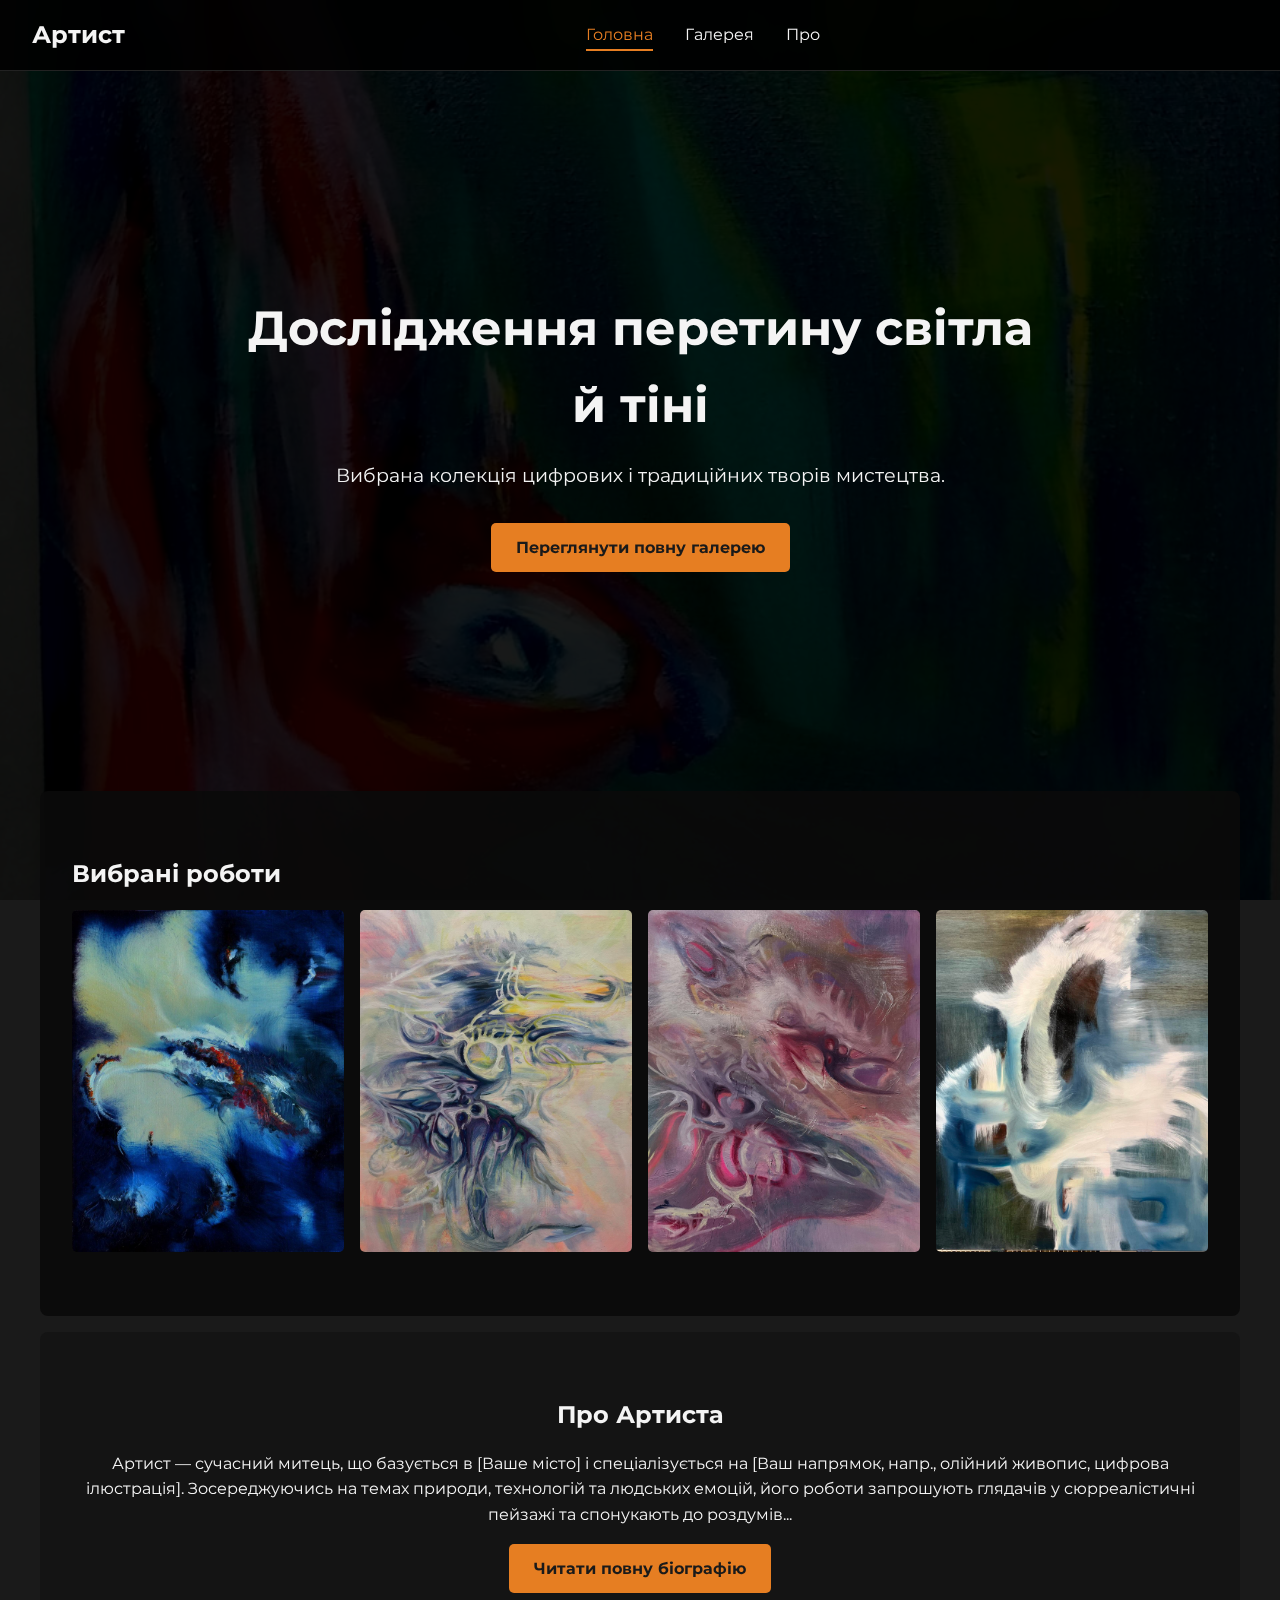
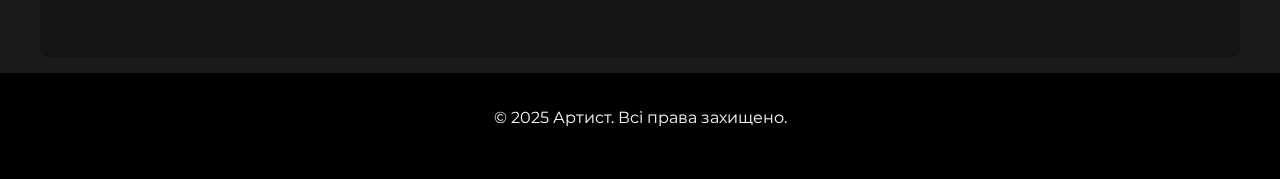
<file: index.html>
<!DOCTYPE html>
<html lang="uk">
<head>
    <meta charset="UTF-8">
    <meta name="viewport" content="width=device-width, initial-scale=1.0">
    <title>Артист - Oфіційне портфоліo</title>
    <link rel="stylesheet" href="css/style.css">
    <link href="https://fonts.googleapis.com/css2?family=Montserrat:wght@300;400;700&display=swap" rel="stylesheet">
</head>
<body>

    <header>
        <nav class="navbar">
            <a href="index.html" class="nav-logo">Артист</a>
            <ul class="nav-menu">
                <li class="nav-item"><a href="index.html" class="nav-link active">Головна</a></li>
                <li class="nav-item"><a href="gallery.html" class="nav-link">Галерея</a></li>
                <li class="nav-item"><a href="about.html" class="nav-link">Про</a></li>
            </ul>
            <div class="hamburger">
                <span class="bar"></span>
                <span class="bar"></span>
                <span class="bar"></span>
            </div>
        </nav>
    </header>

    <main>
        <!-- Hero Section -->
        <section class="hero">
            <div class="hero-text">
                <h1>Дослідження перетину світла й тіні</h1>
                <p>Вибрана колекція цифрових і традиційних творів мистецтва.</p>
                <a href="gallery.html" class="btn">Переглянути повну галерею</a>
            </div>
        </section>

        <!-- Featured Works Section -->
        <section class="content-section">
            <h2>Вибрані роботи</h2>
            <div class="featured-gallery">
                <!-- Replace with your 4 best images -->
                <a href="images/1.jpg" class="gallery-item"><img src="images/1.jpg" alt="Artwork 1"></a>
                <a href="images/6.jpg" class="gallery-item"><img src="images/6.jpg" alt="Artwork 2"></a>
                <a href="images/7.jpg" class="gallery-item"><img src="images/7.jpg" alt="Artwork 3"></a>
                <a href="images/9.jpg" class="gallery-item"><img src="images/9.jpg" alt="Artwork 4"></a>
            </div>
        </section>

        <!-- Bio Teaser Section -->
        <section class="content-section bg-light">
             <div class="bio-teaser">
                <div class="bio-text">
                    <h2>Про Артиста</h2>
                    <p>
                        Артист — сучасний митець, що базується в [Ваше місто] і спеціалізується на [Ваш напрямок, напр., олійний живопис, цифрова ілюстрація]. 
                        Зосереджуючись на темах природи, технологій та людських емоцій, його роботи запрошують глядачів у сюрреалістичні пейзажі та спонукають до роздумів...
                    </p>
                    <a href="about.html" class="btn">Читати повну біографію</a>
                </div>
            </div>
        </section>
    </main>

    <footer>
        <p>&copy; 2025 Артист. Всі права захищено.</p>
    </footer>
    
    <!-- Image Lightbox/Modal -->
    <div id="lightbox" class="lightbox">
        <span class="close-lightbox">&times;</span>
        <img class="lightbox-content" id="lightbox-img">
        <span class="prev-btn">&lt;</span>
        <span class="next-btn">&gt;</span>
    </div>

    <script src="js/script.js"></script>
</body>
</html>
</file>
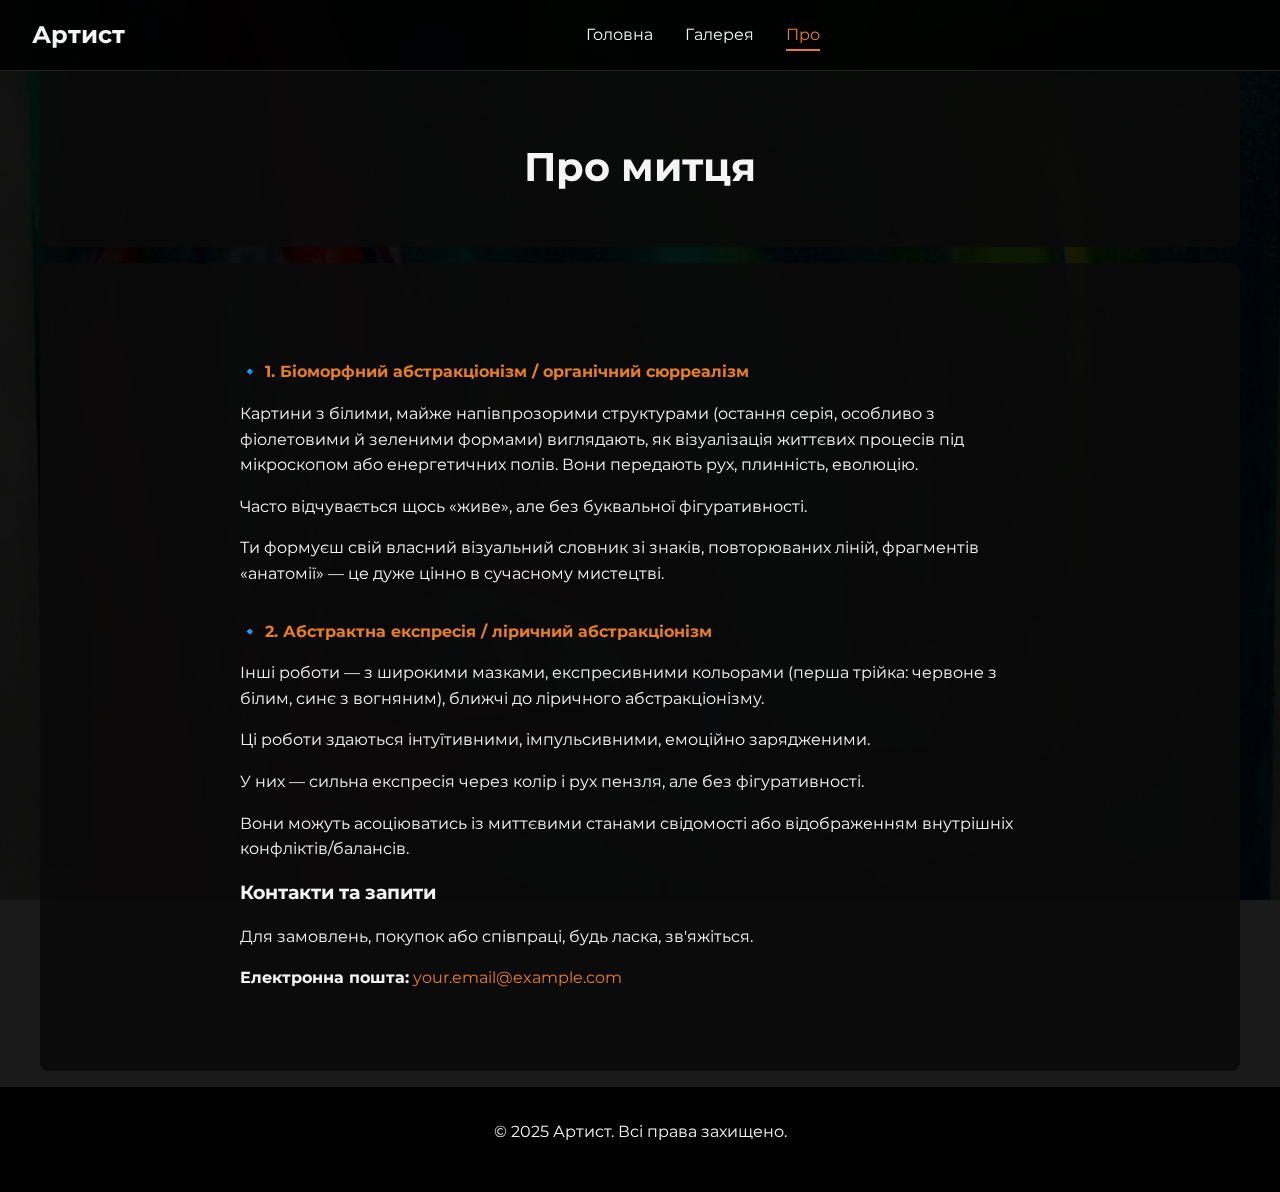
<file: about.html>
<!DOCTYPE html>
<html lang="uk">
<head>
    <meta charset="UTF-8">
    <meta name="viewport" content="width=device-width, initial-scale=1.0">
    <title>Про - Артист</title>
    <link rel="stylesheet" href="css/style.css">
    <link href="https://fonts.googleapis.com/css2?family=Montserrat:wght@300;400;700&display=swap" rel="stylesheet">
</head>
<body>

    <header>
        <nav class="navbar">
            <a href="index.html" class="nav-logo">Артист</a>
            <ul class="nav-menu">
                <li class="nav-item"><a href="index.html" class="nav-link">Головна</a></li>
                <li class="nav-item"><a href="gallery.html" class="nav-link">Галерея</a></li>
                <li class="nav-item"><a href="about.html" class="nav-link active">Про</a></li>
            </ul>
            <div class="hamburger">
                <span class="bar"></span>
                <span class="bar"></span>
                <span class="bar"></span>
            </div>
        </nav>
    </header>

    <main>
        <section class="content-section page-header">
            <h1>Про митця</h1>
        </section>

        <section class="content-section">
            <div class="about-content">
                <div class="about-text">
                    <h4>🔹 1. Біоморфний абстракціонізм / органічний сюрреалізм</h4>
                    <p>Картини з білими, майже напівпрозорими структурами (остання серія, особливо з фіолетовими й зеленими формами) виглядають, як візуалізація життєвих процесів під мікроскопом або енергетичних полів. Вони передають рух, плинність, еволюцію.</p>
                    <p>Часто відчувається щось «живе», але без буквальної фігуративності.</p>
                    <p>Ти формуєш свій власний візуальний словник зі знаків, повторюваних ліній, фрагментів «анатомії» — це дуже цінно в сучасному мистецтві.</p>

                    <h4>🔹 2. Абстрактна експресія / ліричний абстракціонізм</h4>
                    <p>Інші роботи — з широкими мазками, експресивними кольорами (перша трійка: червоне з білим, синє з вогняним), ближчі до ліричного абстракціонізму.</p>
                    <p>Ці роботи здаються інтуїтивними, імпульсивними, емоційно зарядженими.</p>
                    <p>У них — сильна експресія через колір і рух пензля, але без фігуративності.</p>
                    <p>Вони можуть асоціюватись із миттєвими станами свідомості або відображенням внутрішніх конфліктів/балансів.</p>
                    <!-- END: NEWLY ADDED CONTENT -->

                    <h3>Контакти та запити</h3>
                    <p>Для замовлень, покупок або співпраці, будь ласка, зв'яжіться.</p>
                    <p><strong>Електронна пошта:</strong> <a href="mailto:your.email@example.com">your.email@example.com</a></p>
                </div>
            </div>
        </section>
    </main>
    <footer>
        <p>&copy; 2025 Артист. Всі права захищено.</p>
    </footer>
    
    <script src="js/script.js"></script>
</body>
</html>
</file>
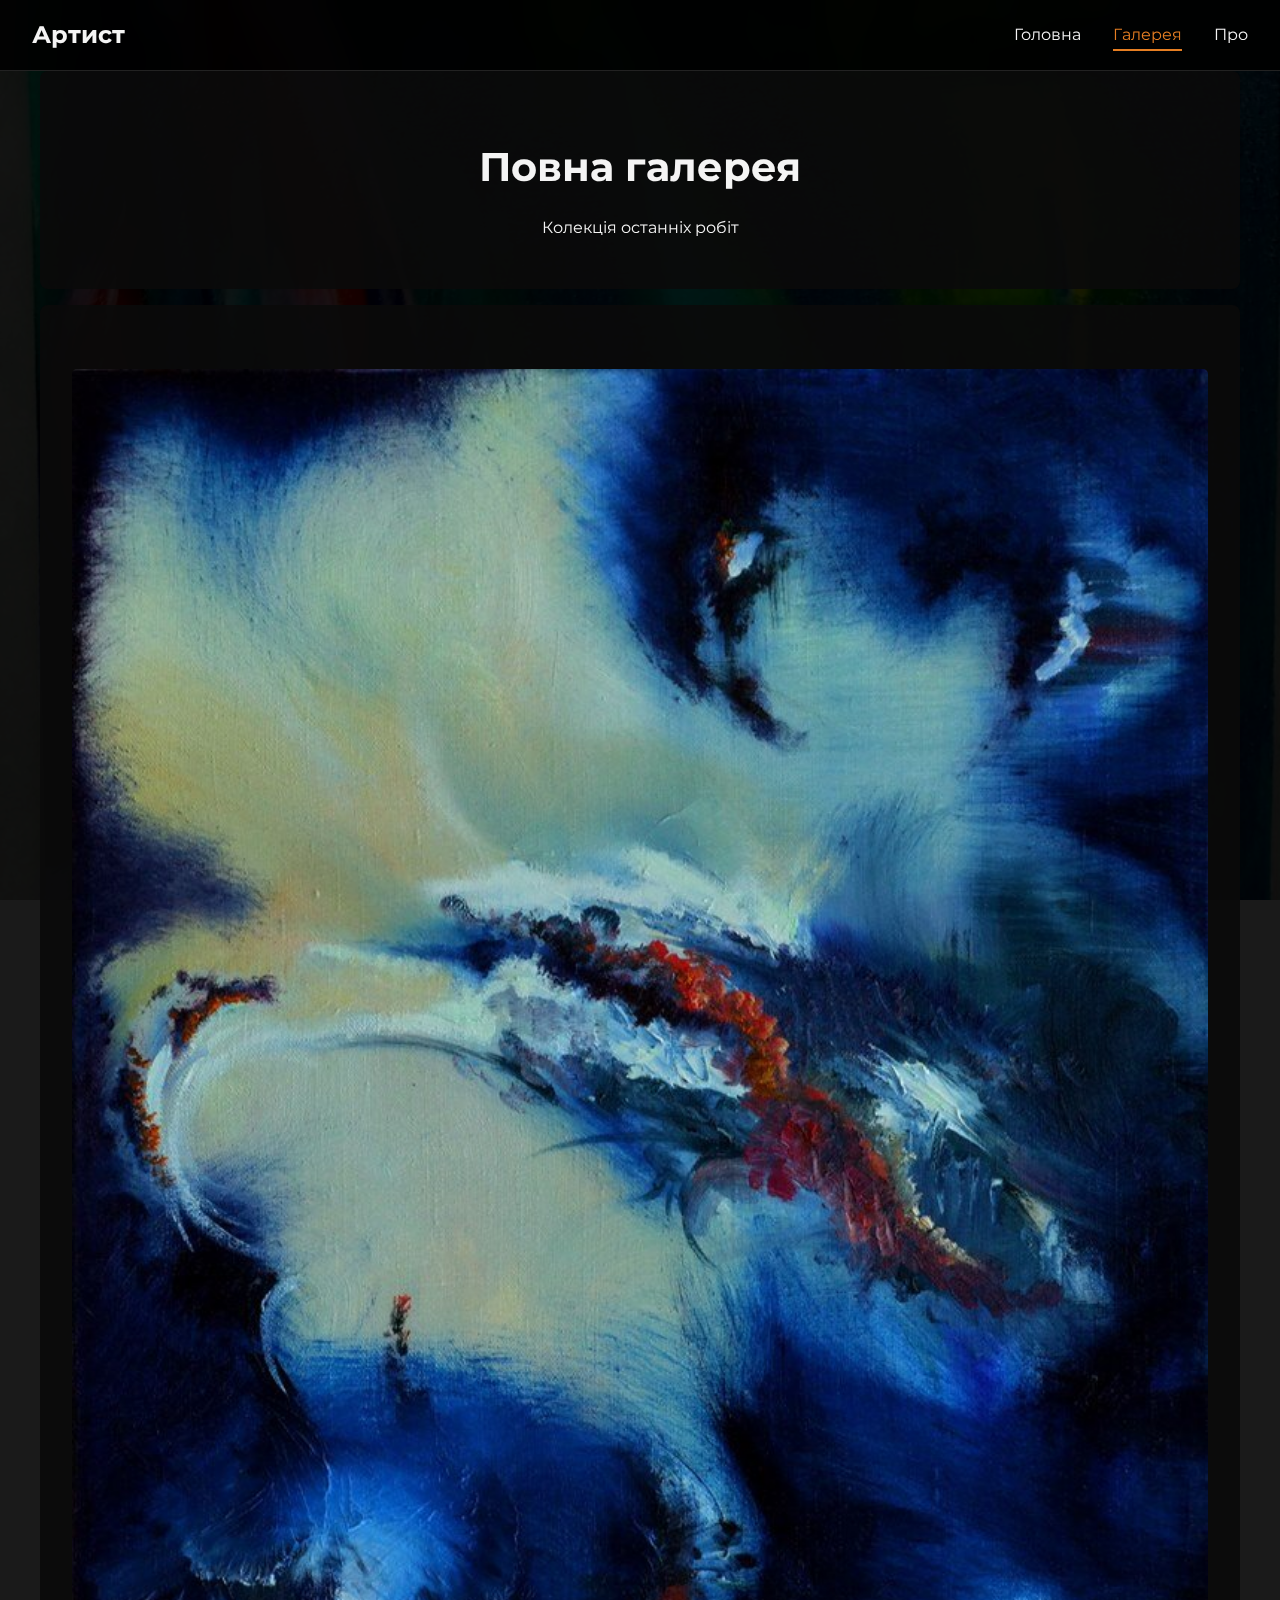
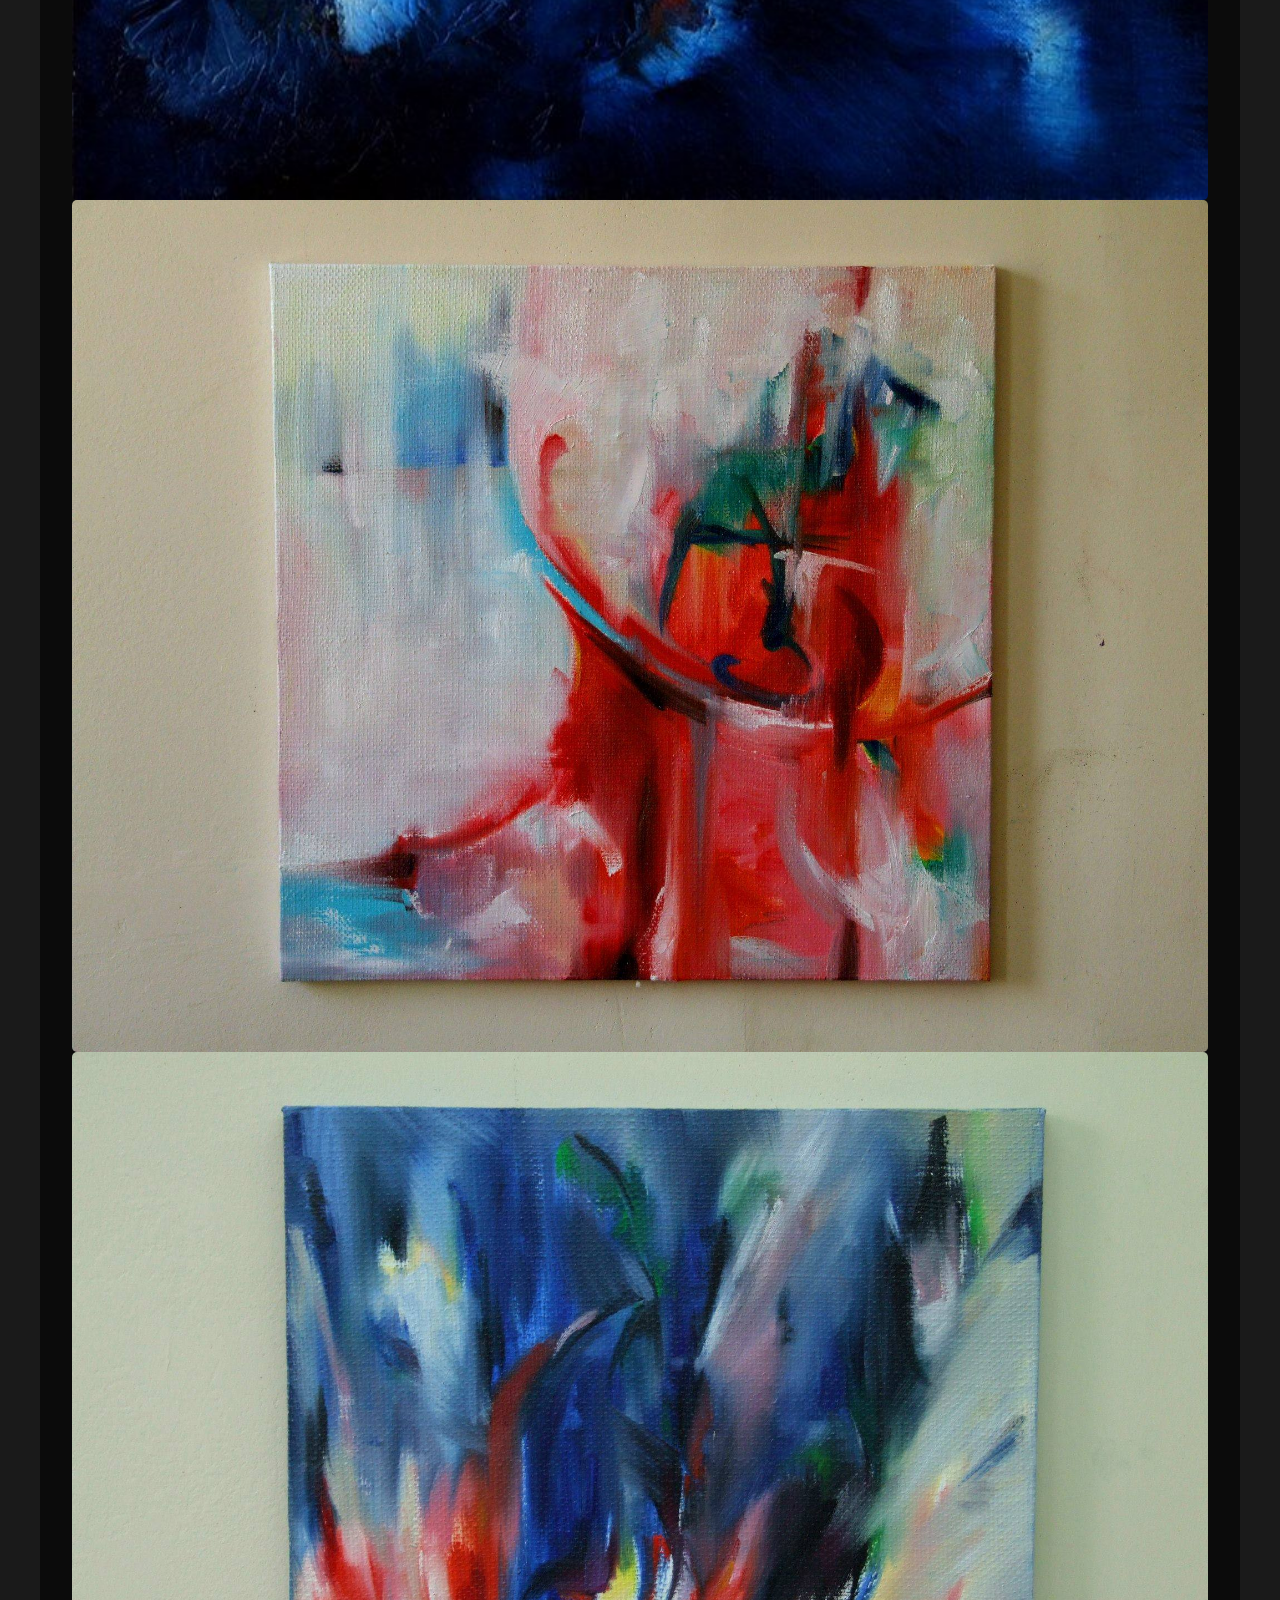
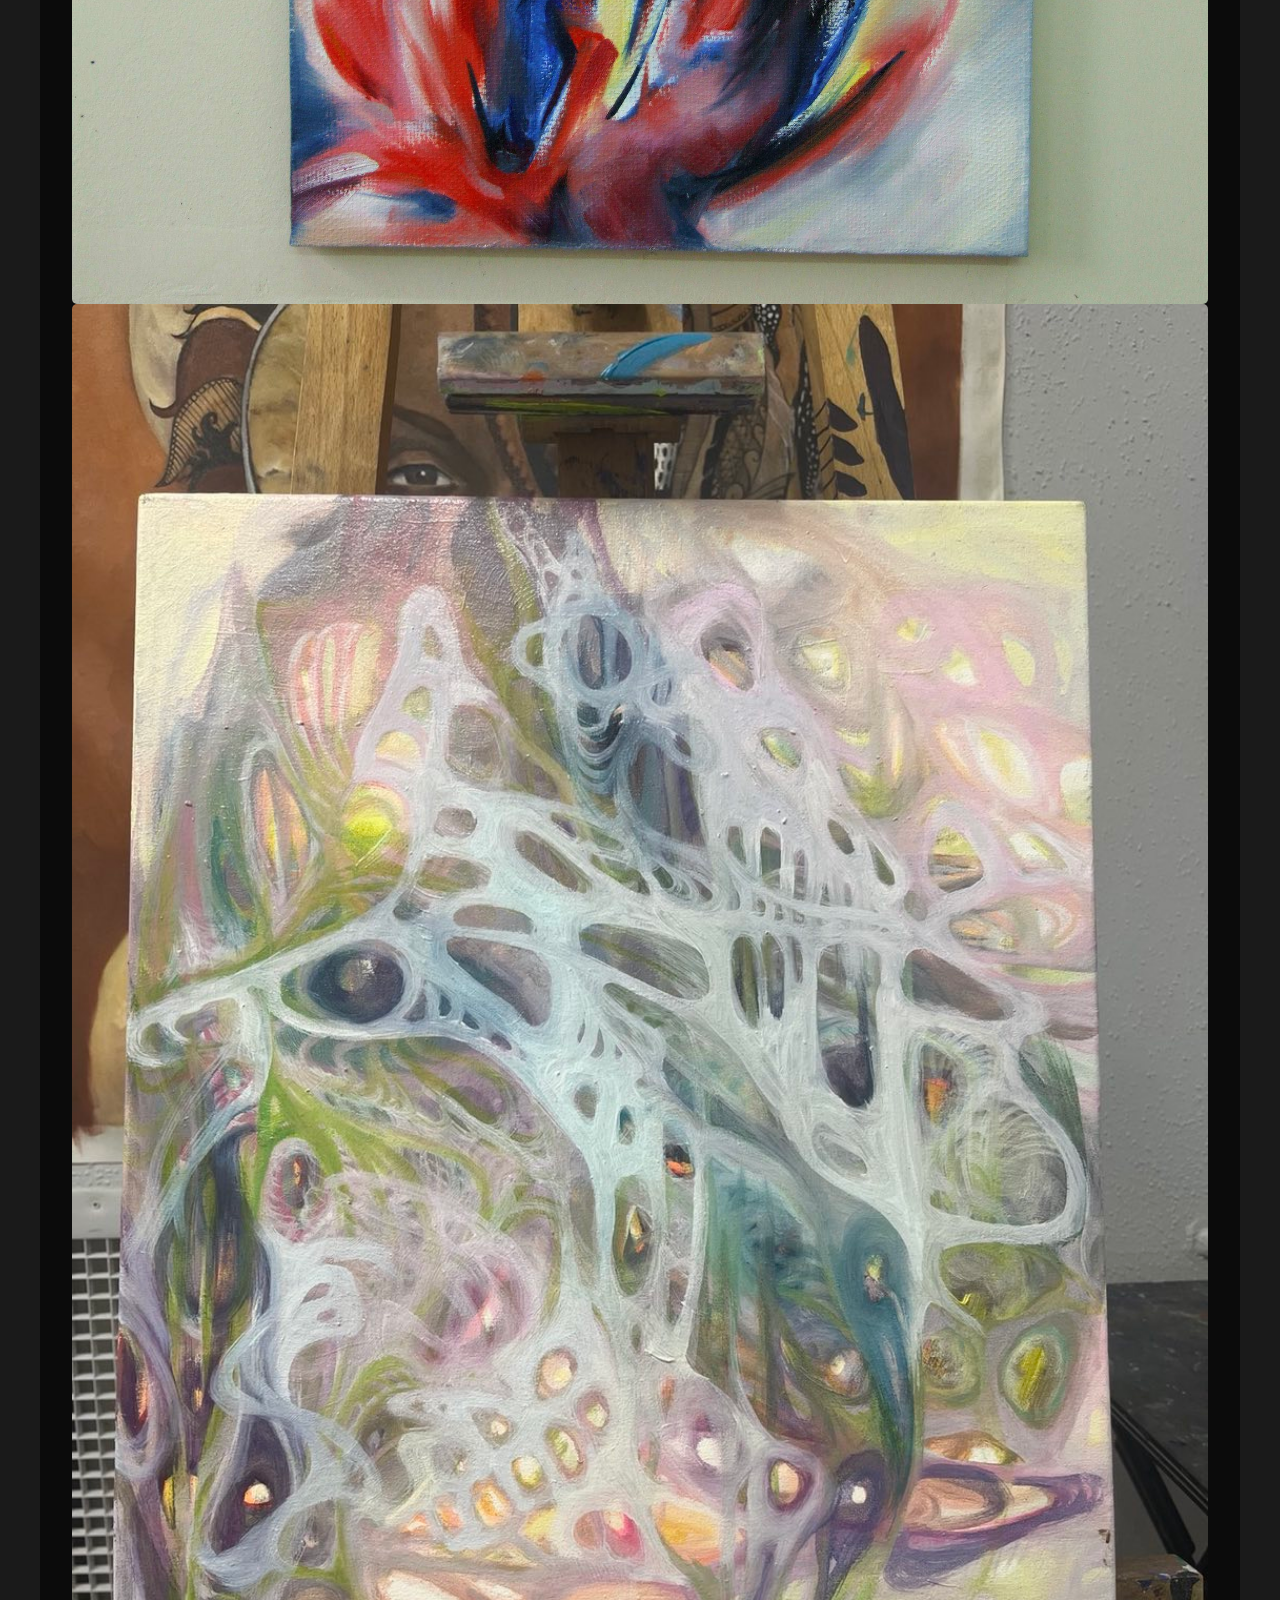
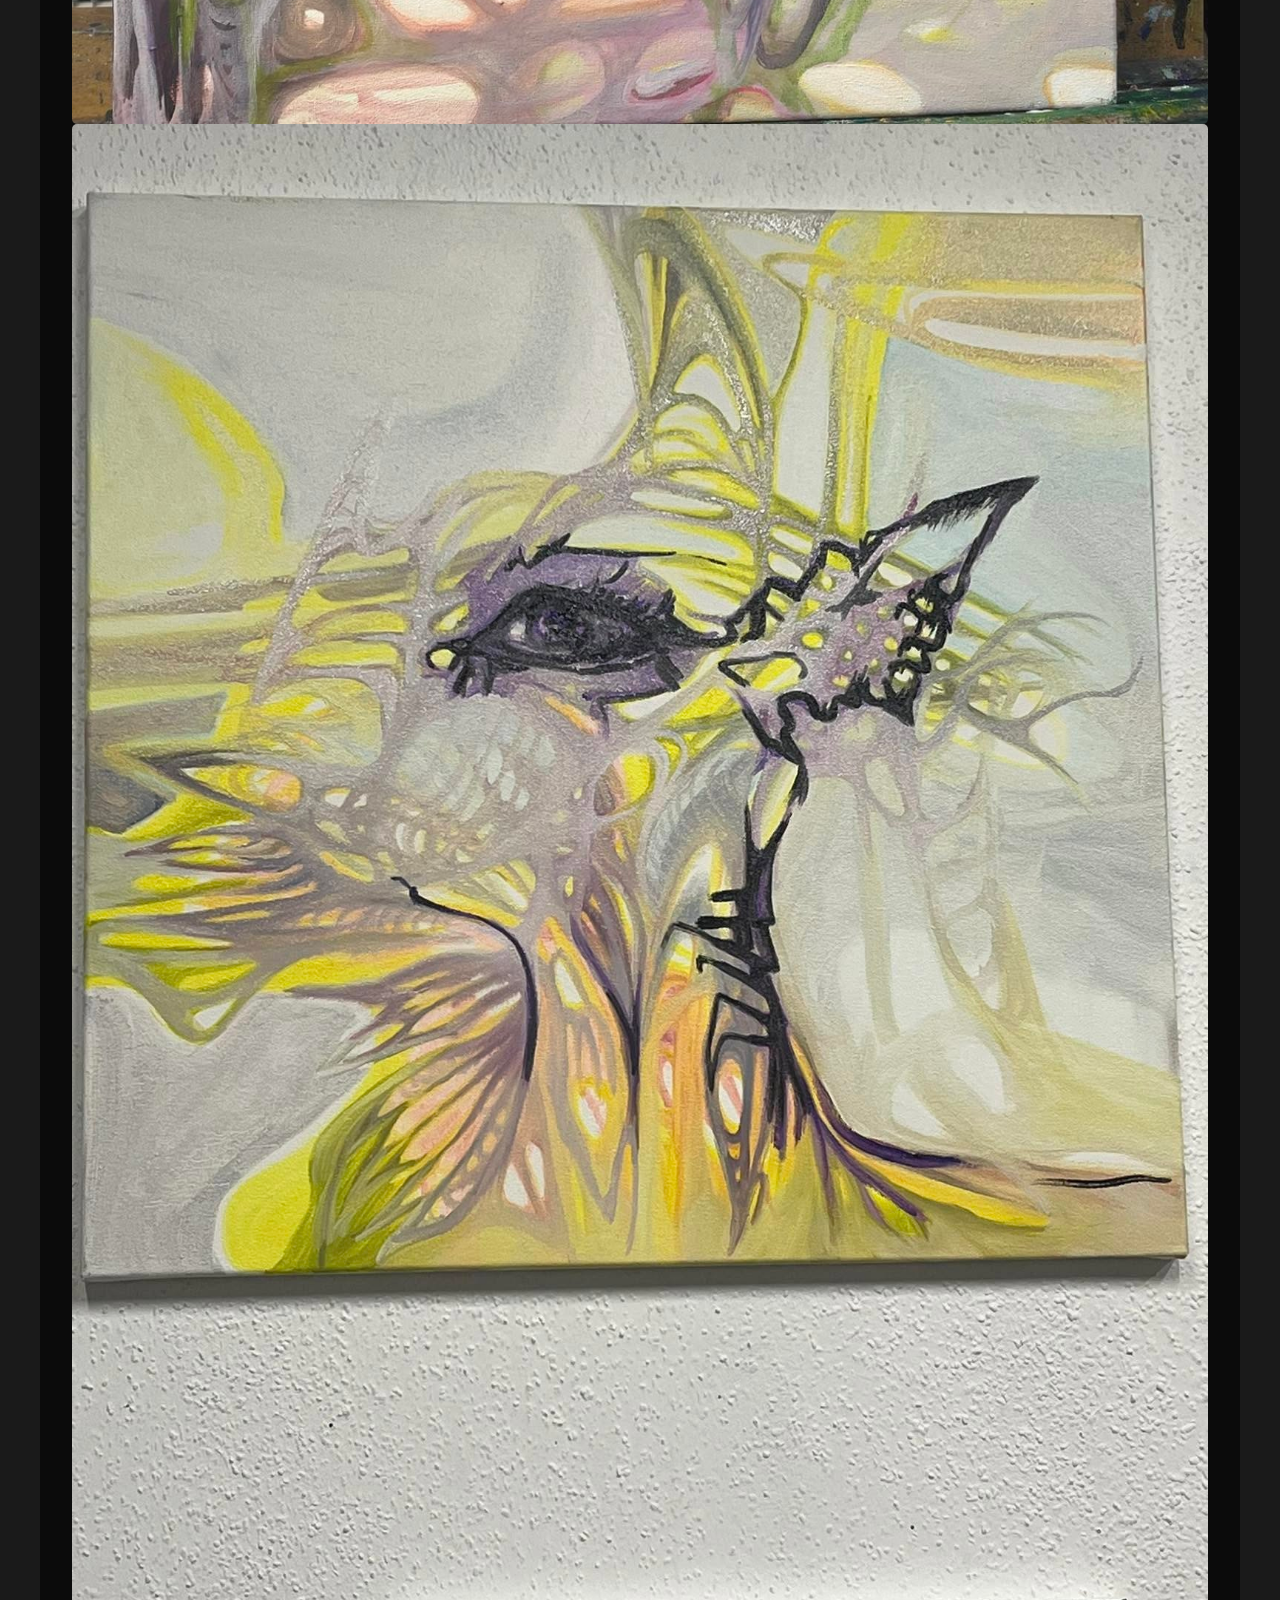
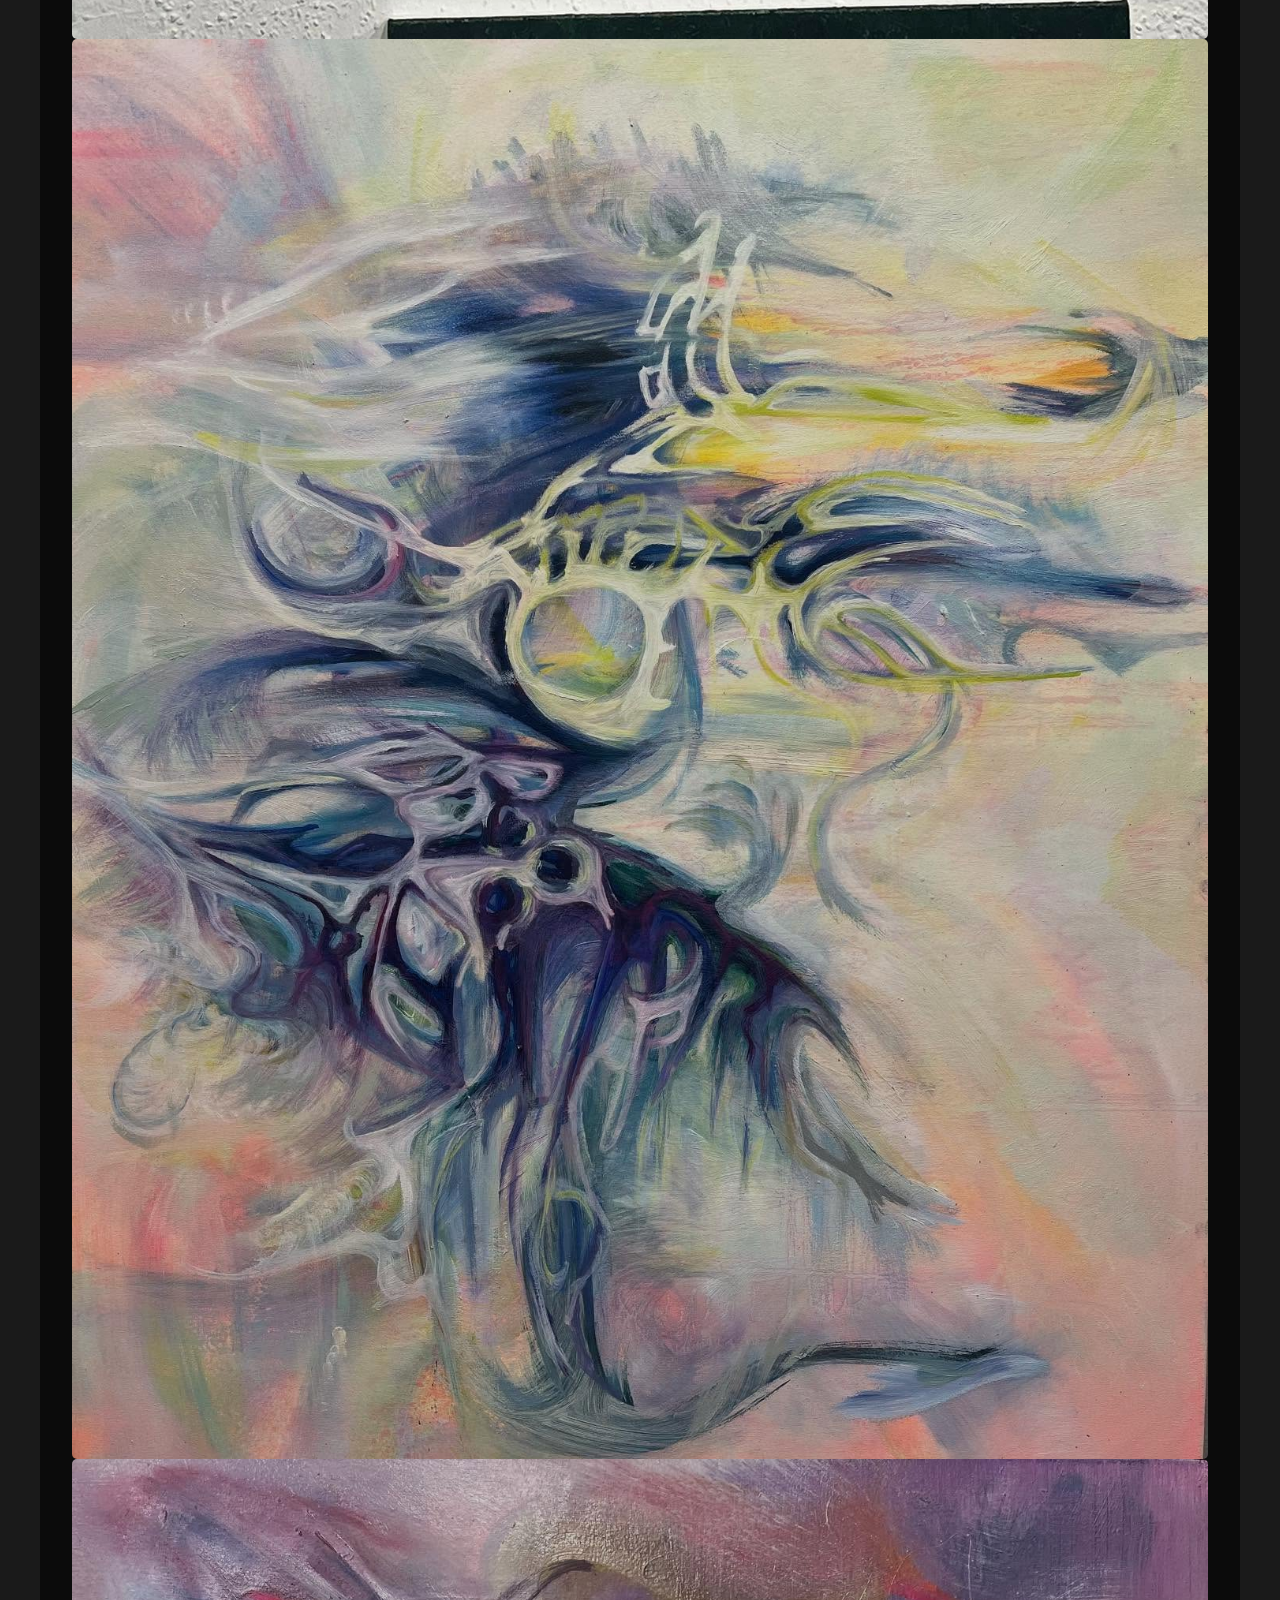
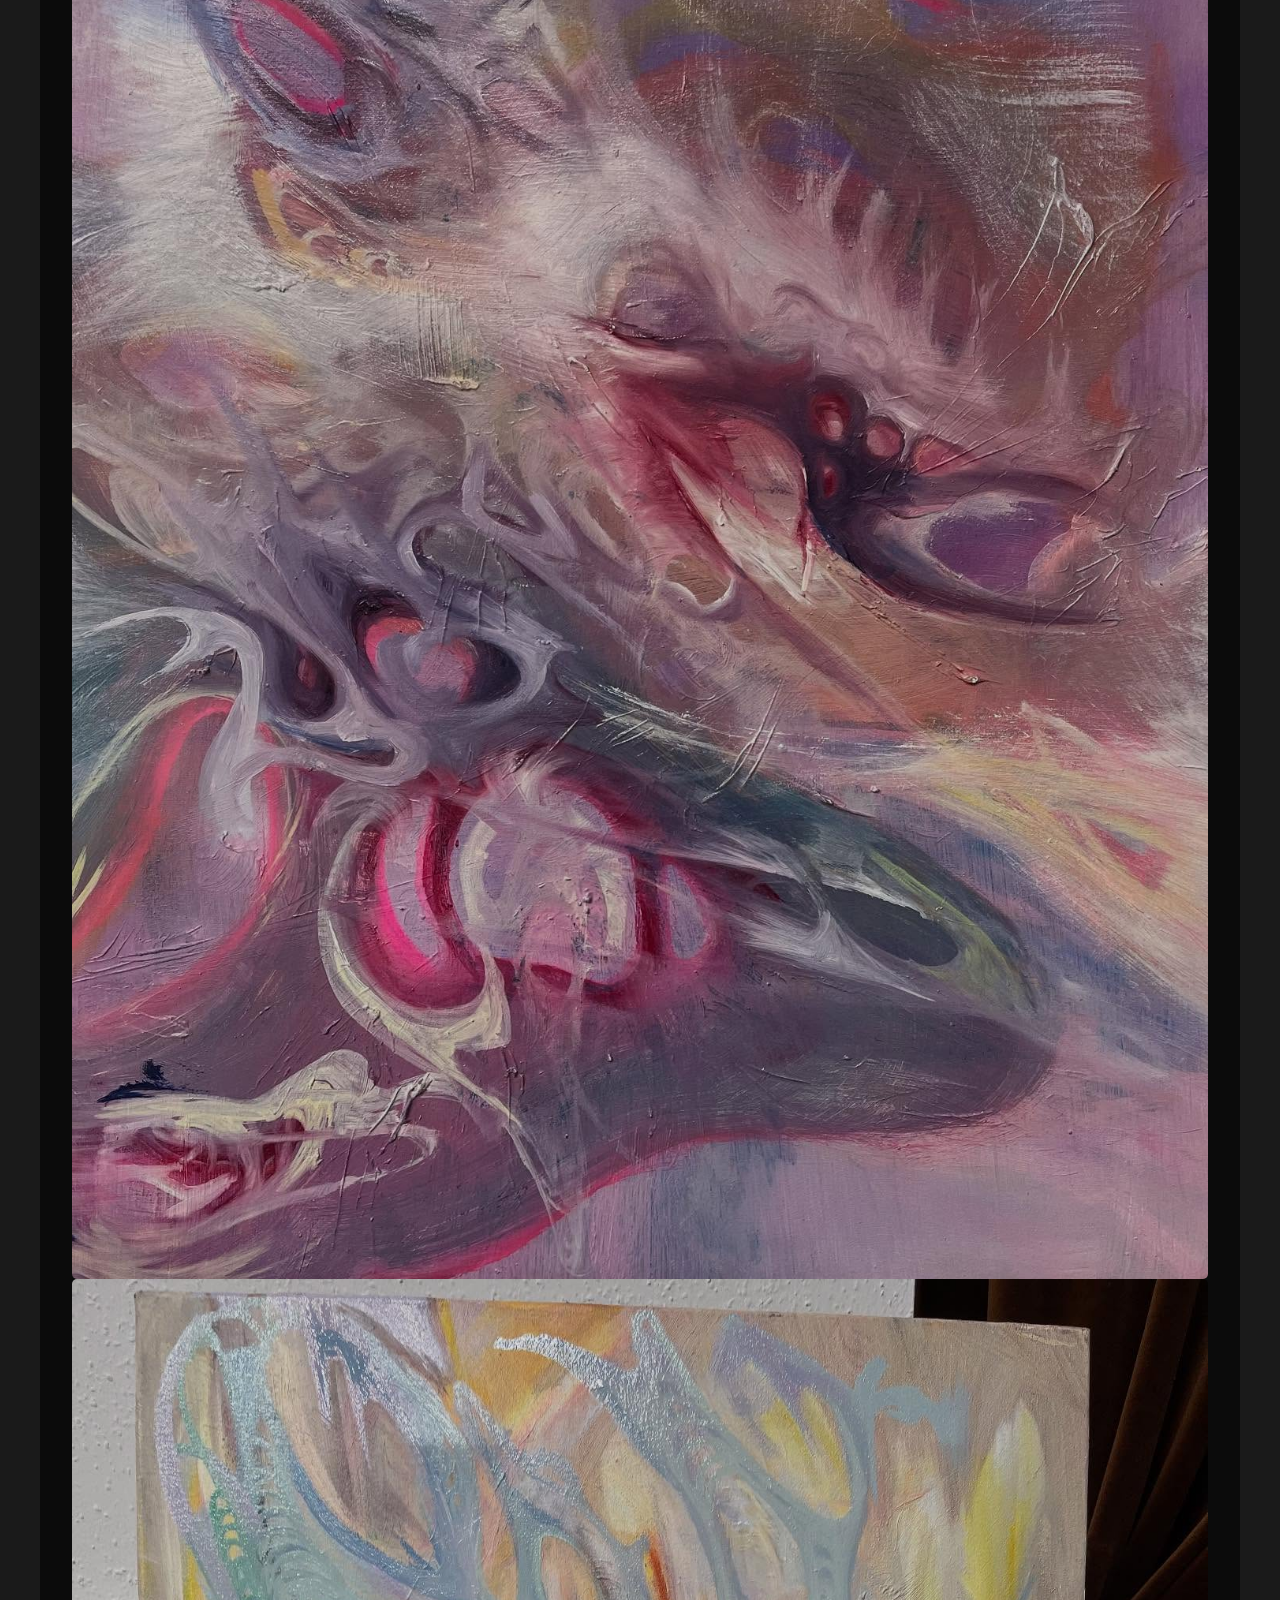
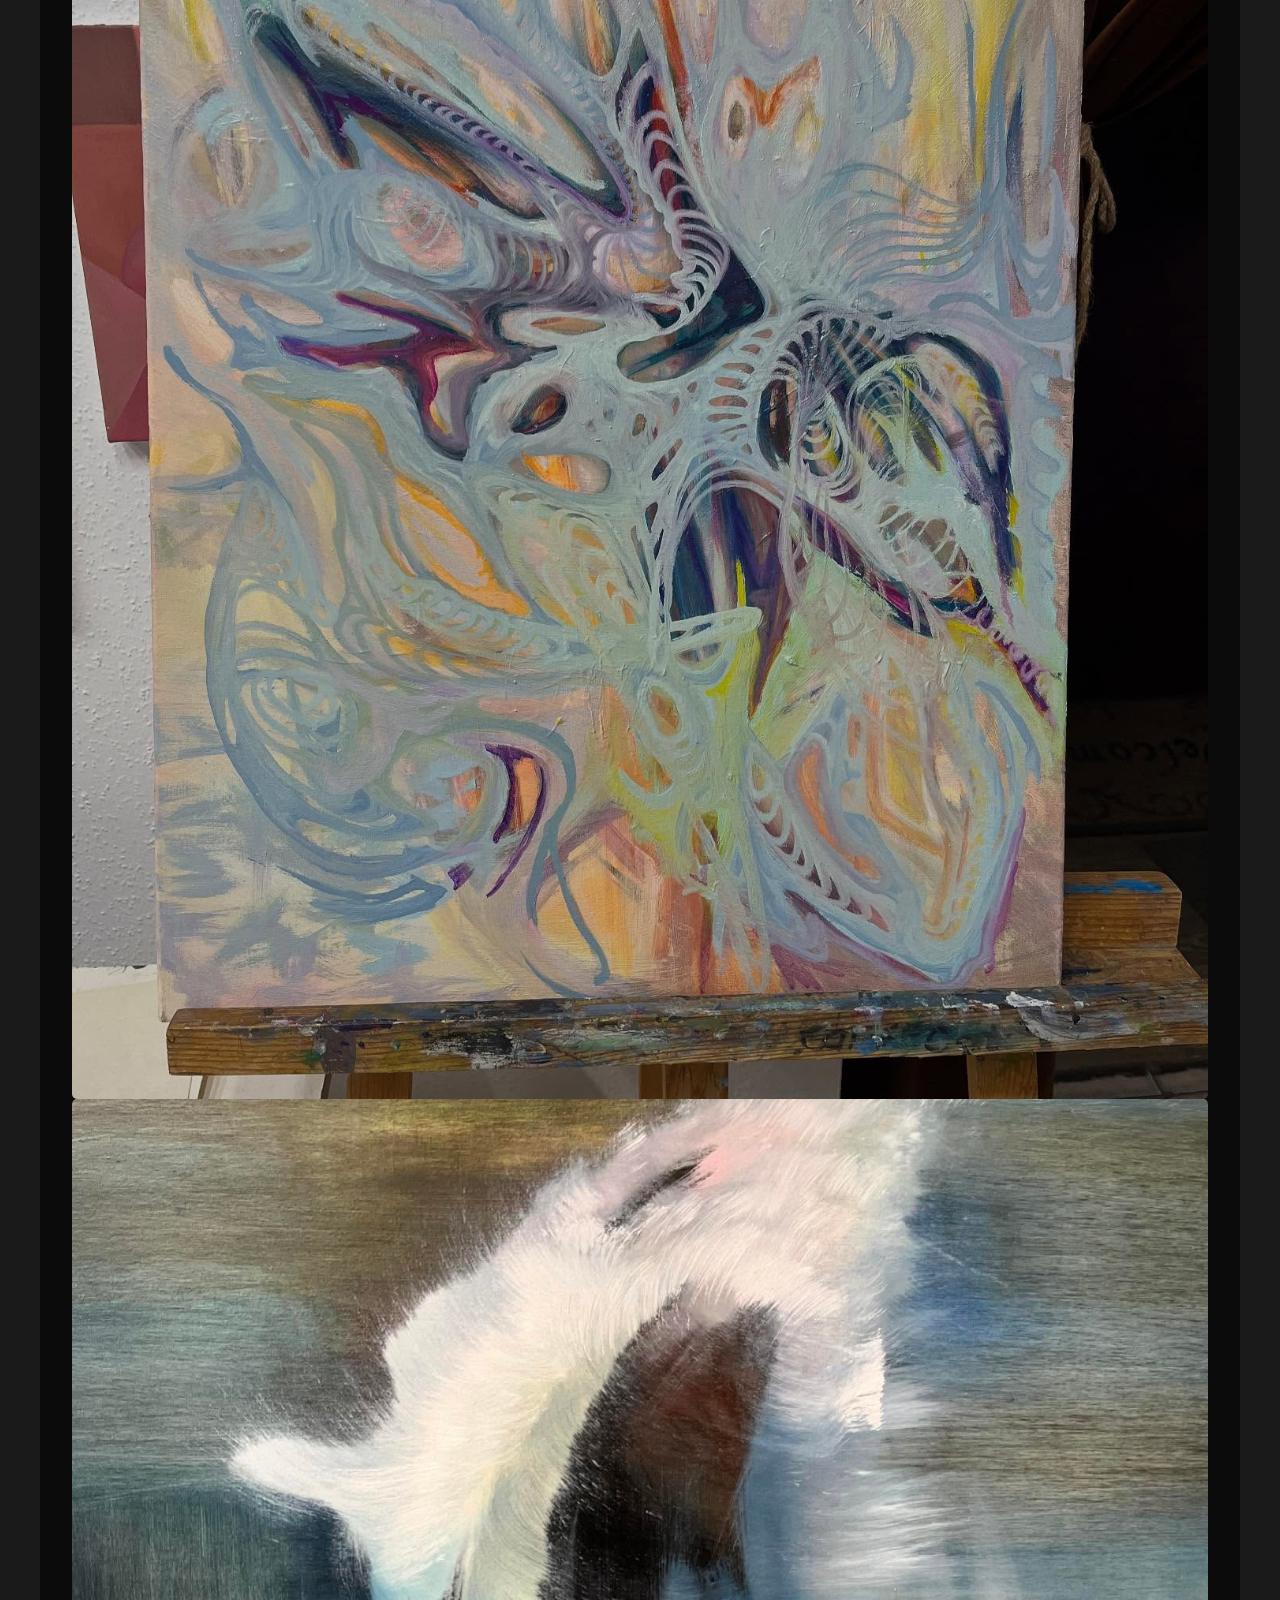
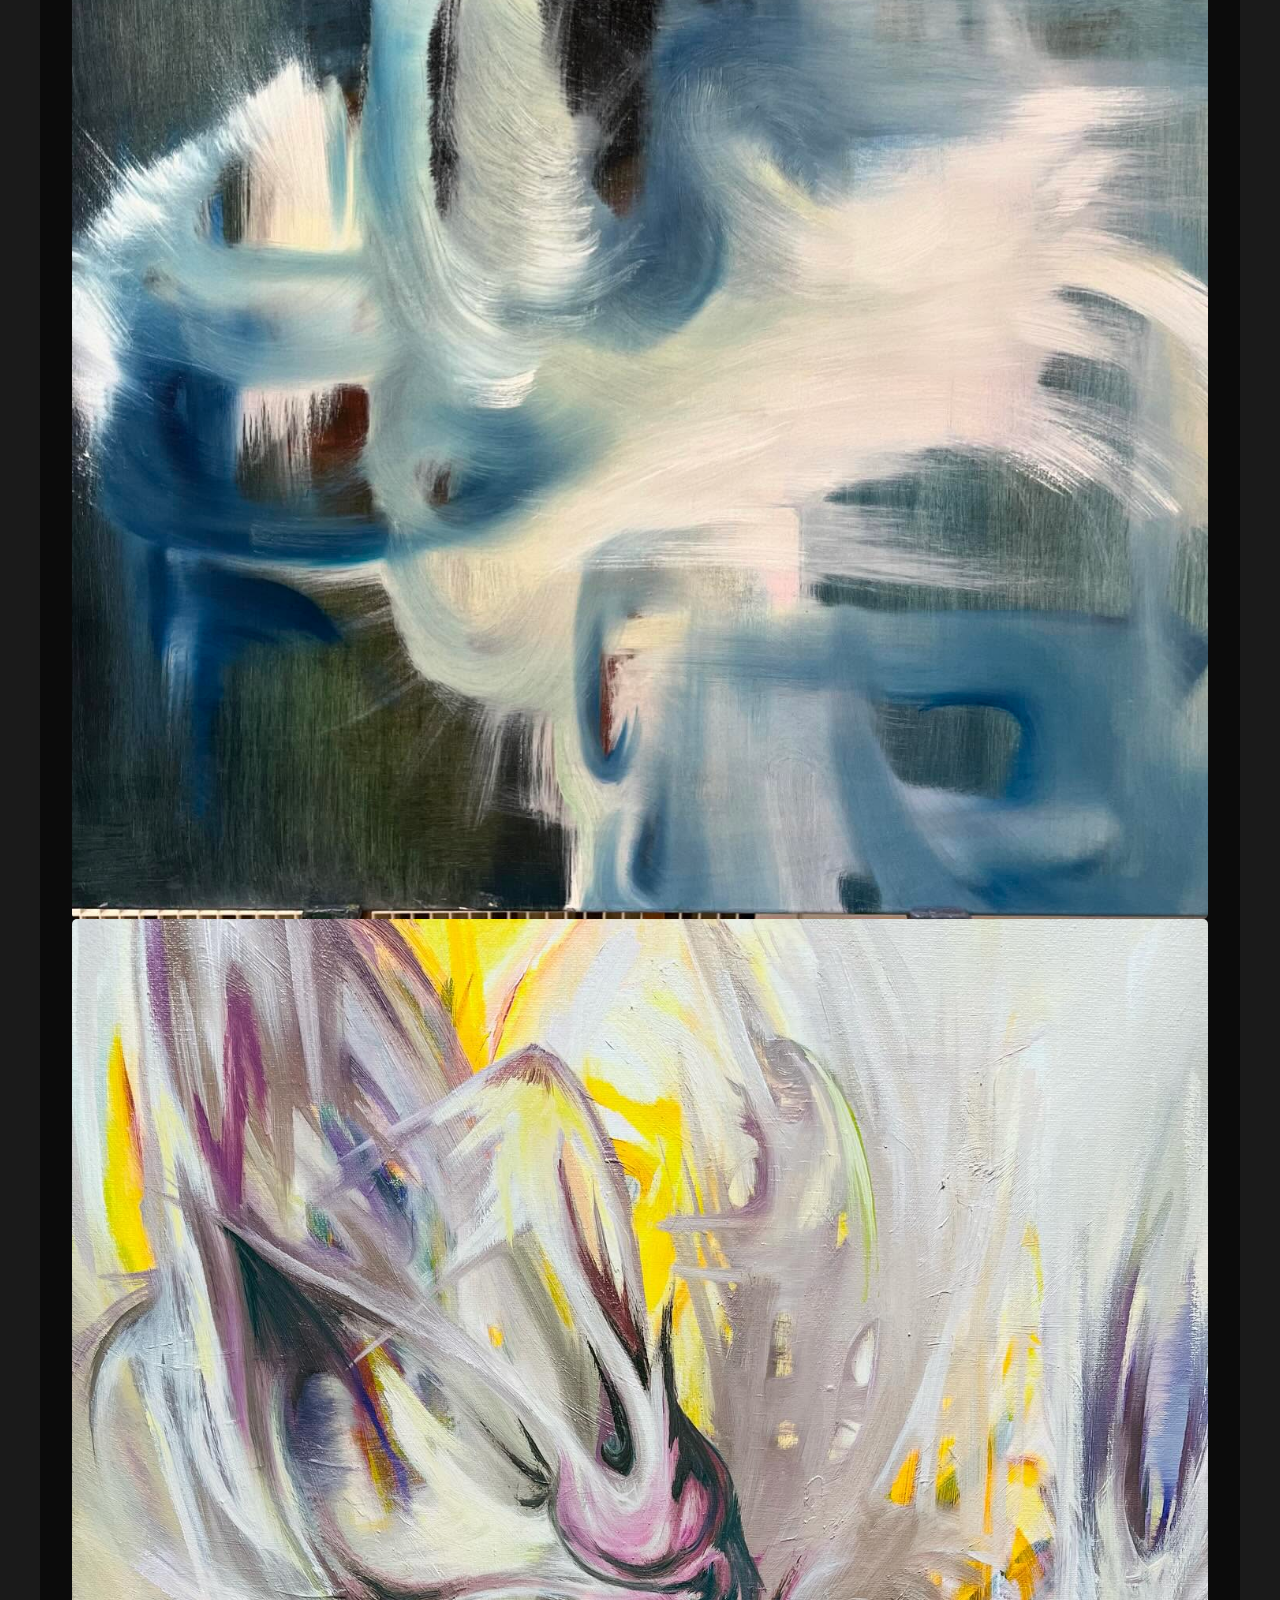
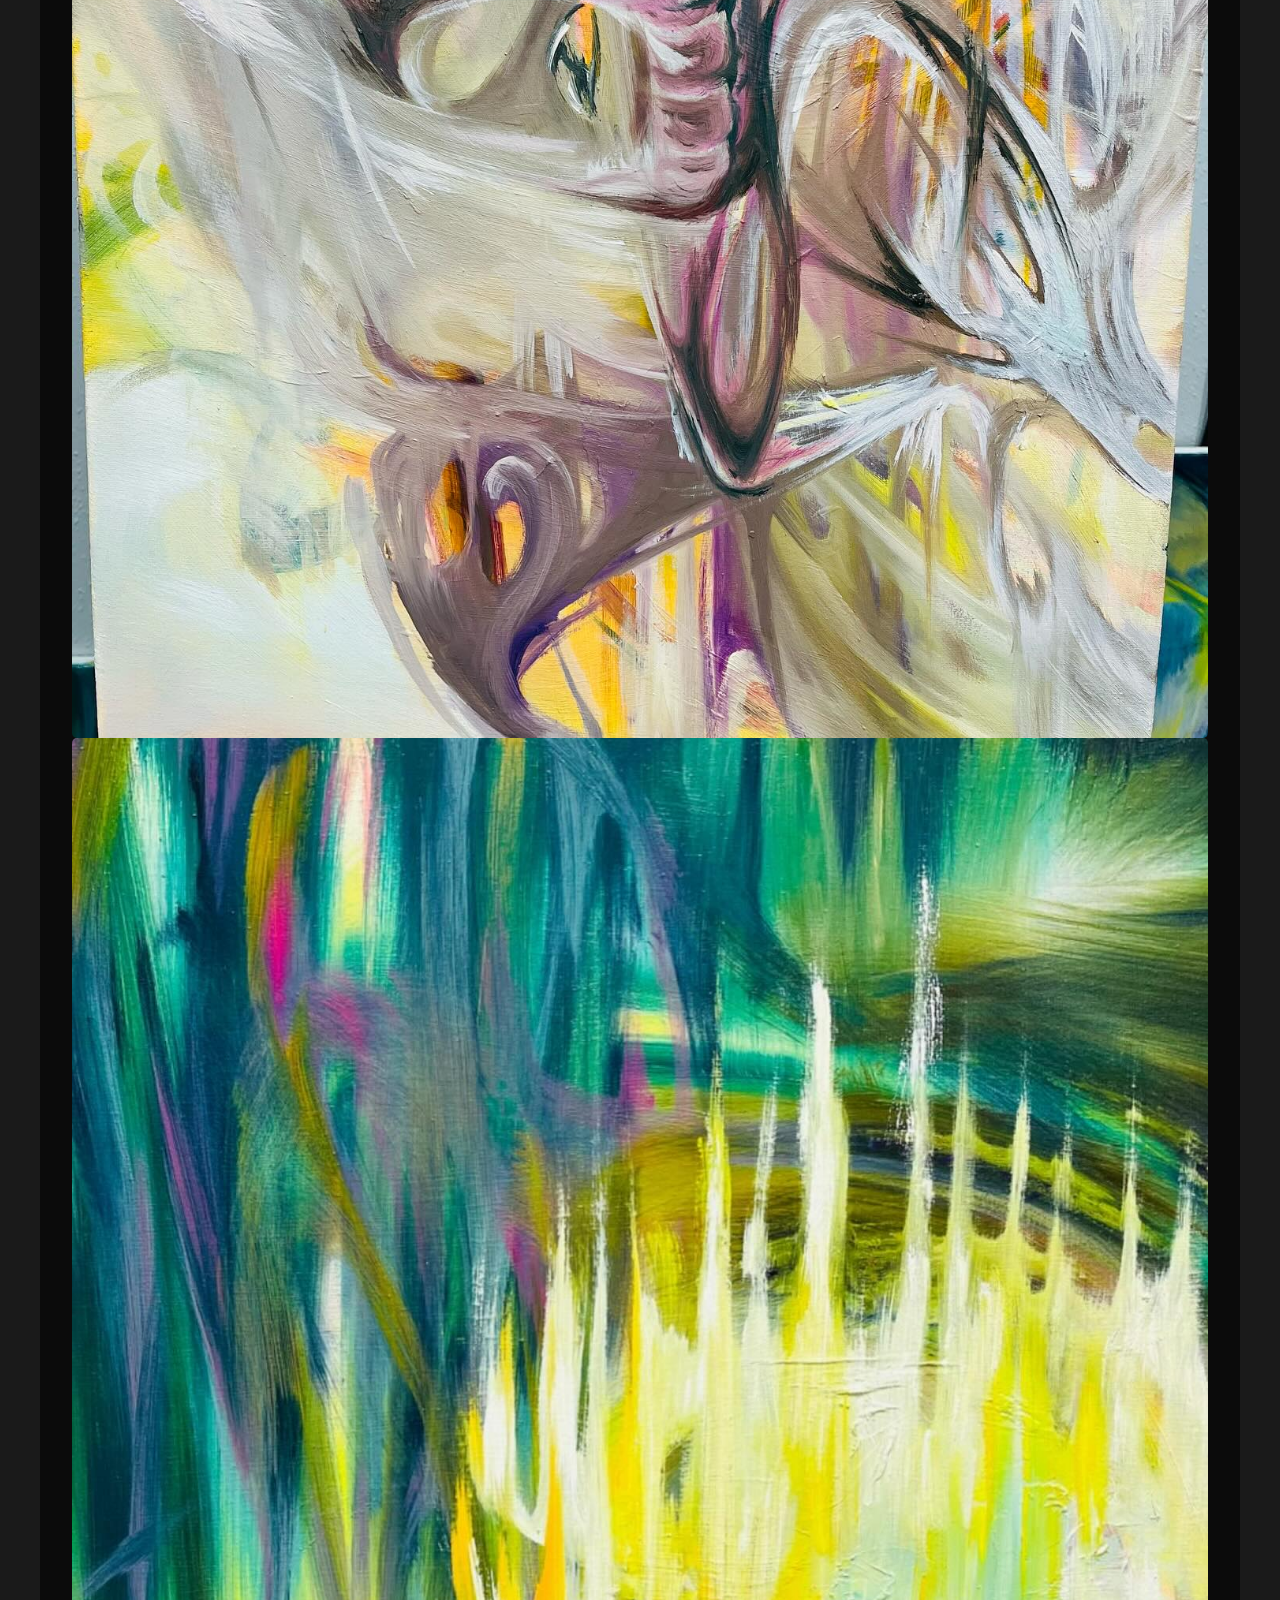
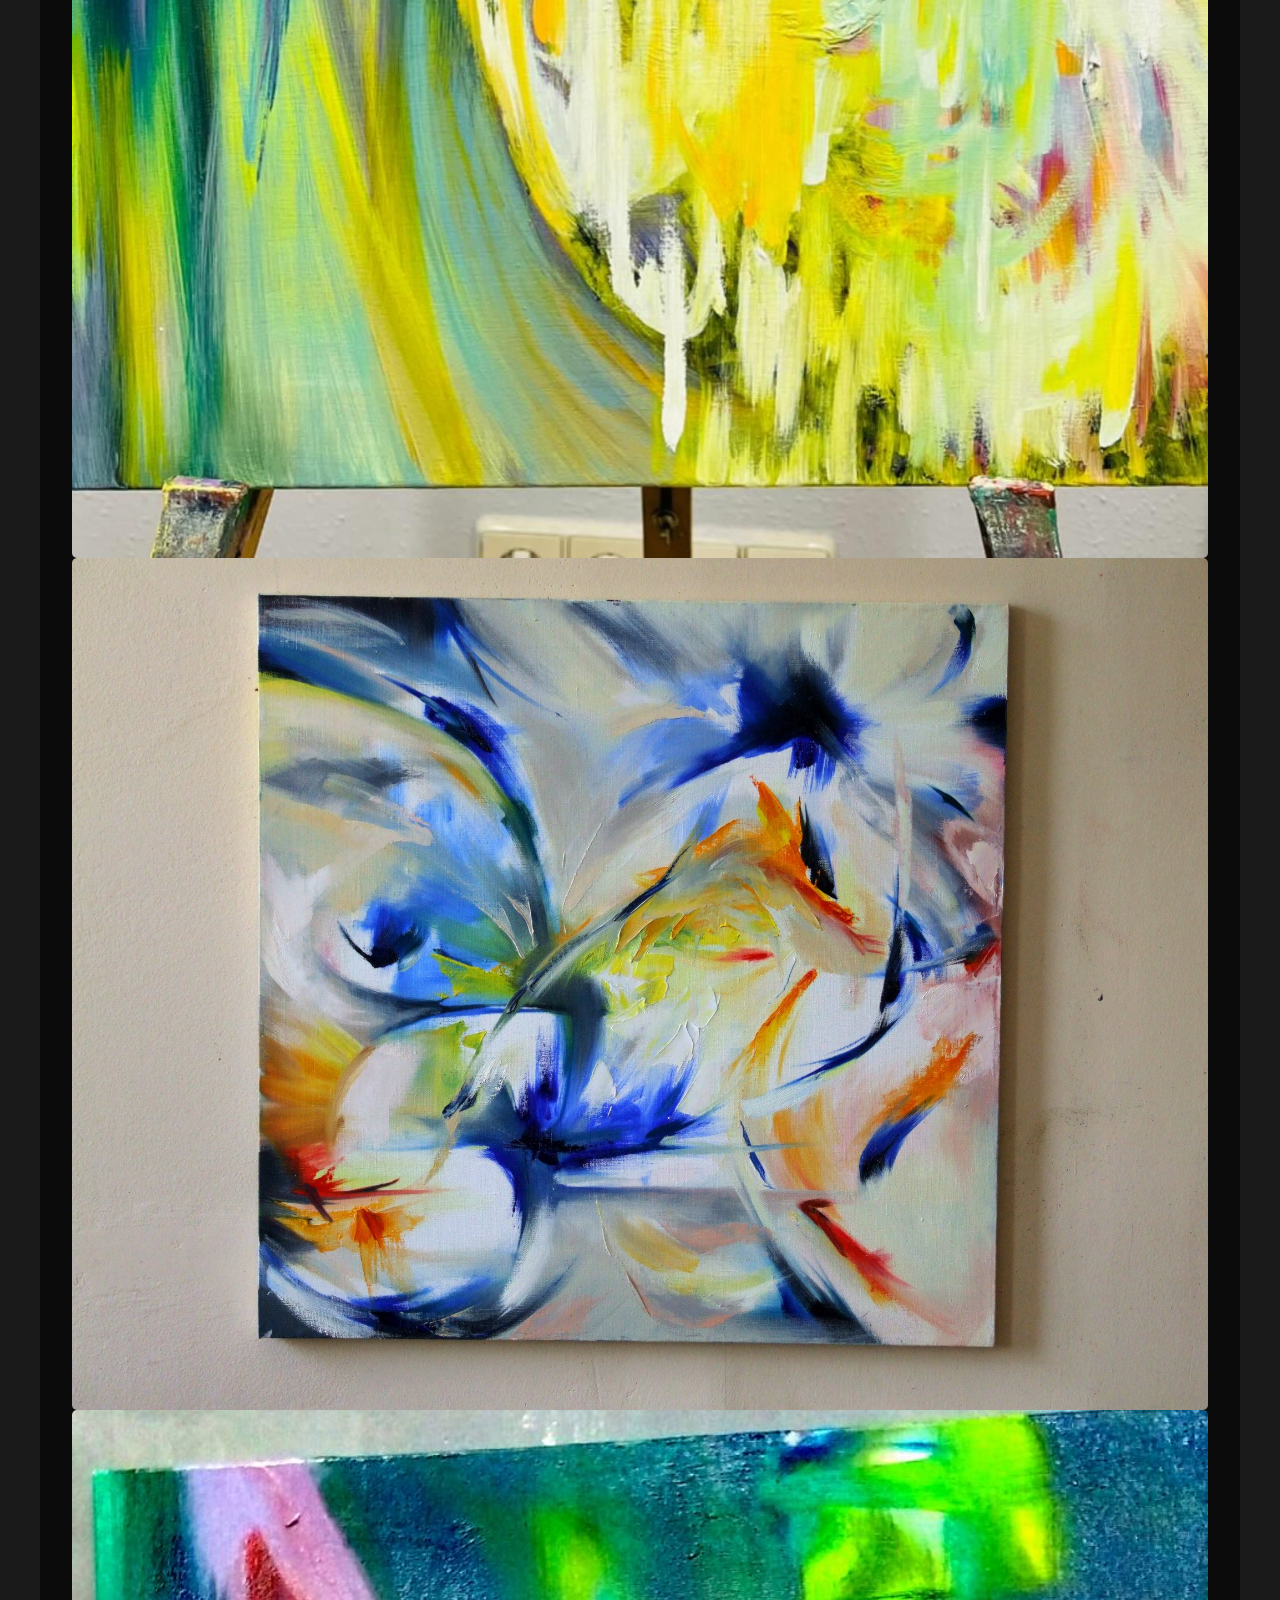
<file: gallery.html>
<!DOCTYPE html>
<html lang="uk">
<head>
    <meta charset="UTF-8">
    <meta name="viewport" content="width=device-width, initial-scale=1.0">
    <title>Галерея - Артист</title>
    <link rel="stylesheet" href="css/style.css">
    <link href="https://fonts.googleapis.com/css2?family=Montserrat:wght@300;400;700&display=swap" rel="stylesheet">
</head>
<body>
    <header>
        <nav class="navbar">
            <a href="index.html" class="nav-logo">Артист</a>
            <ul class="nav-menu">
                <li class="nav-item"><a href="index.html" class="nav-link">Головна</a></li>
                <li class="nav-item"><a href="gallery.html" class="nav-link active">Галерея</a></li>
                <li class="nav-item"><a href="about.html" class="nav-link">Про</a></li>
            </ul>
        </nav>
    </header>
    <main>
        <section class="content-section page-header">
            <h1>Повна галерея</h1>
            <p>Колекція останніх робіт</p>
        </section>
        <section class="content-section">
            <div class="full-gallery">
                <!-- Image links updated to the .jpg format -->
                <a href="images/1.jpg" data-lightbox="gallery" class="gallery-item"><img src="images/1.jpg" alt="Робота 1"></a>
                <a href="images/2.jpg" data-lightbox="gallery" class="gallery-item"><img src="images/2.jpg" alt="Робота 2"></a>
                <a href="images/3.jpg" data-lightbox="gallery" class="gallery-item"><img src="images/3.jpg" alt="Робота 3"></a>
                <a href="images/4.jpg" data-lightbox="gallery" class="gallery-item"><img src="images/4.jpg" alt="Робота 4"></a>
                <a href="images/5.jpg" data-lightbox="gallery" class="gallery-item"><img src="images/5.jpg" alt="Робота 5"></a>
                <a href="images/6.jpg" data-lightbox="gallery" class="gallery-item"><img src="images/6.jpg" alt="Робота 6"></a>
                <a href="images/7.jpg" data-lightbox="gallery" class="gallery-item"><img src="images/7.jpg" alt="Робота 7"></a>
                <a href="images/8.jpg" data-lightbox="gallery" class="gallery-item"><img src="images/8.jpg" alt="Робота 8"></a>
                <a href="images/9.jpg" data-lightbox="gallery" class="gallery-item"><img src="images/9.jpg" alt="Робота 9"></a>
                <a href="images/10.jpg" data-lightbox="gallery" class="gallery-item"><img src="images/10.jpg" alt="Робота 10"></a>
                <a href="images/11.jpg" data-lightbox="gallery" class="gallery-item"><img src="images/11.jpg" alt="Робота 11"></a>
                <a href="images/12.jpg" data-lightbox="gallery" class="gallery-item"><img src="images/12.jpg" alt="Робота 12"></a>
                <a href="images/13.jpg" data-lightbox="gallery" class="gallery-item"><img src="images/13.jpg" alt="Робота 13"></a>
                <a href="images/14.jpg" data-lightbox="gallery" class="gallery-item"><img src="images/14.jpg" alt="Робота 14"></a>
            </div>
        </section>
    </main>
    <footer>
        <p>&copy; 2025 Артист. Всі права захищено.</p>
    </footer>
    <!-- Image Lightbox/Modal -->
    <div id="lightbox" class="lightbox">
        <span class="close-lightbox">&times;</span>
        <img class="lightbox-content" id="lightbox-img">
    </div>
    <script src="js/script.js"></script>
</body>
</html>
</file>
<file: css/style.css>
/* Reset and Base Styles */
:root {
    --primary-color: #f4f4f4;
    --secondary-color: #1a1a1a;
    --accent-color: #e67e22;
    --light-text: #1a1a1a;
    --dark-text: #f4f4f4;
    --body-font: 'Montserrat', sans-serif;
    --header-font: 'Montserrat', sans-serif;
}

* {
    margin: 0;
    padding: 0;
    box-sizing: border-box;
}

body {
    font-family: var(--body-font);
    line-height: 1.6;
    color: var(--dark-text);
    background-color: var(--secondary-color);
    background-image: url('../images/13.jpg'); /* Decorative background */
    background-size: cover;
    background-position: center;
    background-attachment: fixed;
    position: relative;
}

body::before {
    content: '';
    position: fixed;
    top: 0;
    left: 0;
    right: 0;
    bottom: 0;
    background: rgba(0, 0, 0, 0.9); /* Dark overlay */
    z-index: -1;
}

h1, h2, h3, h4 {
    font-family: var(--header-font);
    font-weight: 700;
    margin-bottom: 1rem;
}

p {
    margin-bottom: 1rem;
}

a {
    text-decoration: none;
    color: var(--accent-color);
}

/* Navigation */
.navbar {
    display: flex;
    justify-content: space-between;
    align-items: center;
    padding: 1rem 2rem;
    background: rgba(0, 0, 0, 0.85);
    backdrop-filter: blur(10px);
    border-bottom: 1px solid #222;
    position: sticky;
    top: 0;
    z-index: 1000;
    width: 100%;
}

.nav-logo {
    font-size: 1.5rem;
    font-weight: 700;
    color: var(--dark-text);
}

.nav-menu {
    display: flex;
    list-style: none;
}

.nav-item {
    margin-left: 2rem;
}

.nav-link {
    color: var(--dark-text);
    font-weight: 400;
    transition: color 0.3s ease;
}

.nav-link:hover, .nav-link.active {
    color: var(--accent-color);
    border-bottom: 2px solid var(--accent-color);
    padding-bottom: 5px;
}

/* Hero Section */
.hero {
    height: 80vh;
    display: flex;
    align-items: center;
    justify-content: center;
    text-align: center;
    color: var(--dark-text);
    padding: 0 2rem;
}

.hero-text {
    max-width: 800px;
}

.hero h1 {
    font-size: 3rem;
    margin-bottom: 1rem;
}

.hero p {
    font-size: 1.2rem;
    margin-bottom: 2rem;
}

.btn {
    display: inline-block;
    background: var(--accent-color);
    color: var(--light-text);
    padding: 12px 25px;
    border-radius: 5px;
    font-weight: 700;
    transition: background 0.3s ease;
}

.btn:hover {
    background: #d35400;
}

/* Content Sections */
.content-section {
    padding: 4rem 2rem;
    max-width: 1200px;
    margin: auto;
    background: rgba(10, 10, 10, 0.9);
    margin-bottom: 1rem;
    border-radius: 8px;
}

.page-header {
    text-align: center;
    padding-bottom: 2rem;
}

.page-header h1 {
    font-size: 2.5rem;
}

/* Featured Gallery */
.featured-gallery {
    display: grid;
    grid-template-columns: repeat(auto-fit, minmax(250px, 1fr));
    gap: 1rem;
}

.featured-item img {
    width: 100%;
    height: 100%;
    object-fit: cover;
    display: block;
    border-radius: 5px;
    transition: transform 0.3s ease, box-shadow 0.3s ease;
}

.featured-item:hover img {
    transform: scale(1.05);
    box-shadow: 0 10px 20px rgba(0,0,0,0.2);
}

/* Bio Teaser */
.bg-light {
    background: rgba(20, 20, 20, 0.9);
}

.bio-teaser {
    display: flex;
    align-items: center;
    justify-content: center;
    text-align: center;
}

/* Full Gallery */
.focused-gallery {
    display: grid;
    grid-template-columns: repeat(auto-fill, minmax(250px, 1fr));
    gap: 1rem;
}

.gallery-item img {
    width: 100%;
    height: 100%;
    object-fit: cover;
    display: block;
    border-radius: 5px;
    cursor: pointer;
    transition: transform 0.3s ease, box-shadow 0.3s ease;
}

.gallery-item:hover img {
    transform: scale(1.05);
    box-shadow: 0 8px 15px rgba(0,0,0,0.15);
}

/* About Page */
.about-content {
    max-width: 800px;
    margin: auto;
}

.about-text h4 {
    color: var(--accent-color);
    margin-top: 2rem;
}

/* Footer */
footer {
    text-align: center;
    padding: 2rem;
    background: rgba(0, 0, 0, 0.95);
    color: var(--dark-text);
}

/* Lightbox */
.lightbox {
    position: fixed;
    z-index: 2000;
    top: 0;
    left: 0;
    width: 100%;
    height: 100%;
    background-color: rgba(0, 0, 0, 0.98);
    display: none; /* Hidden by default */
    justify-content: center;
    align-items: center;
    opacity: 0;
    transition: opacity 0.4s ease-in-out;
}

.lightbox.active {
    display: flex;
    opacity: 1;
}

.lightbox-content {
    max-width: 90vw;
    max-height: 85vh;
    object-fit: contain;
    display: block;
    margin: auto;
    animation: zoomIn 0.4s ease-in-out;
}

@keyframes zoomIn {
    from { transform: scale(0.8); opacity: 0; }
    to { transform: scale(1); opacity: 1; }
}

.close-lightbox, .prev-btn, .next-btn {
    position: absolute;
    cursor: pointer;
    color: white;
    font-size: 2.5rem;
    user-select: none;
    transition: color 0.2s;
    background: rgba(0, 0, 0, 0.2);
    border-radius: 5px;
    padding: 0 1rem;
}

.close-lightbox:hover, .prev-btn:hover, .next-btn:hover {
    color: var(--accent-color);
}

.close-lightbox {
    top: 20px;
    right: 35px;
    font-size: 3rem;
}

.prev-btn {
    left: 20px;
}

.next-btn {
    right: 20px;
}

/* Responsive Design */
@media (max-width: 768px) {
    .navbar {
        position: relative;
        flex-wrap: wrap;
        justify-content: space-between;
    }

    .hamburger {
        display: block;
        cursor: pointer;
    }

    .hamburger .bar {
        display: block;
        width: 25px;
        height: 3px;
        margin: 5px auto;
        -webkit-transition: all 0.3s ease-in-out;
        transition: all 0.3s ease-in-out;
        background-color: var(--dark-text);
    }

    .nav-menu {
        display: none;
        flex-direction: column;
        width: 100%;
        text-align: center;
        margin-top: 1rem;
    }

    .nav-menu.active {
        display: flex;
    }

    .nav-item {
        margin: 1rem 0;
    }

    .hamburger.active .bar:nth-child(2) {
        opacity: 0;
    }

    .hamburger.active .bar:nth-child(1) {
        transform: translateY(8px) rotate(45deg);
    }

    .hamburger.active .bar:nth-child(3) {
        transform: translateY(-8px) rotate(-45deg);
    }

    .hero h1 {
        font-size: 2.2rem;
    }

    .hero p {
        font-size: 1rem;
    }

    .content-section {
        padding: 3rem 1rem;
    }

    .featured-gallery, .focused-gallery {
        grid-template-columns: repeat(auto-fill, minmax(200px, 1fr));
    }

    .prev-btn, .next-btn {
        font-size: 2rem;
        padding: 1rem;
        background: rgba(0,0,0,0.2);
        border-radius: 5px;
    }
}

@media (max-width: 480px) {
    .nav-menu {
        flex-direction: column;
        align-items: center;
    }
    .nav-item {
        margin: 0.5rem 0;
    }
    .hero {
        height: 60vh;
    }
}
</file>
